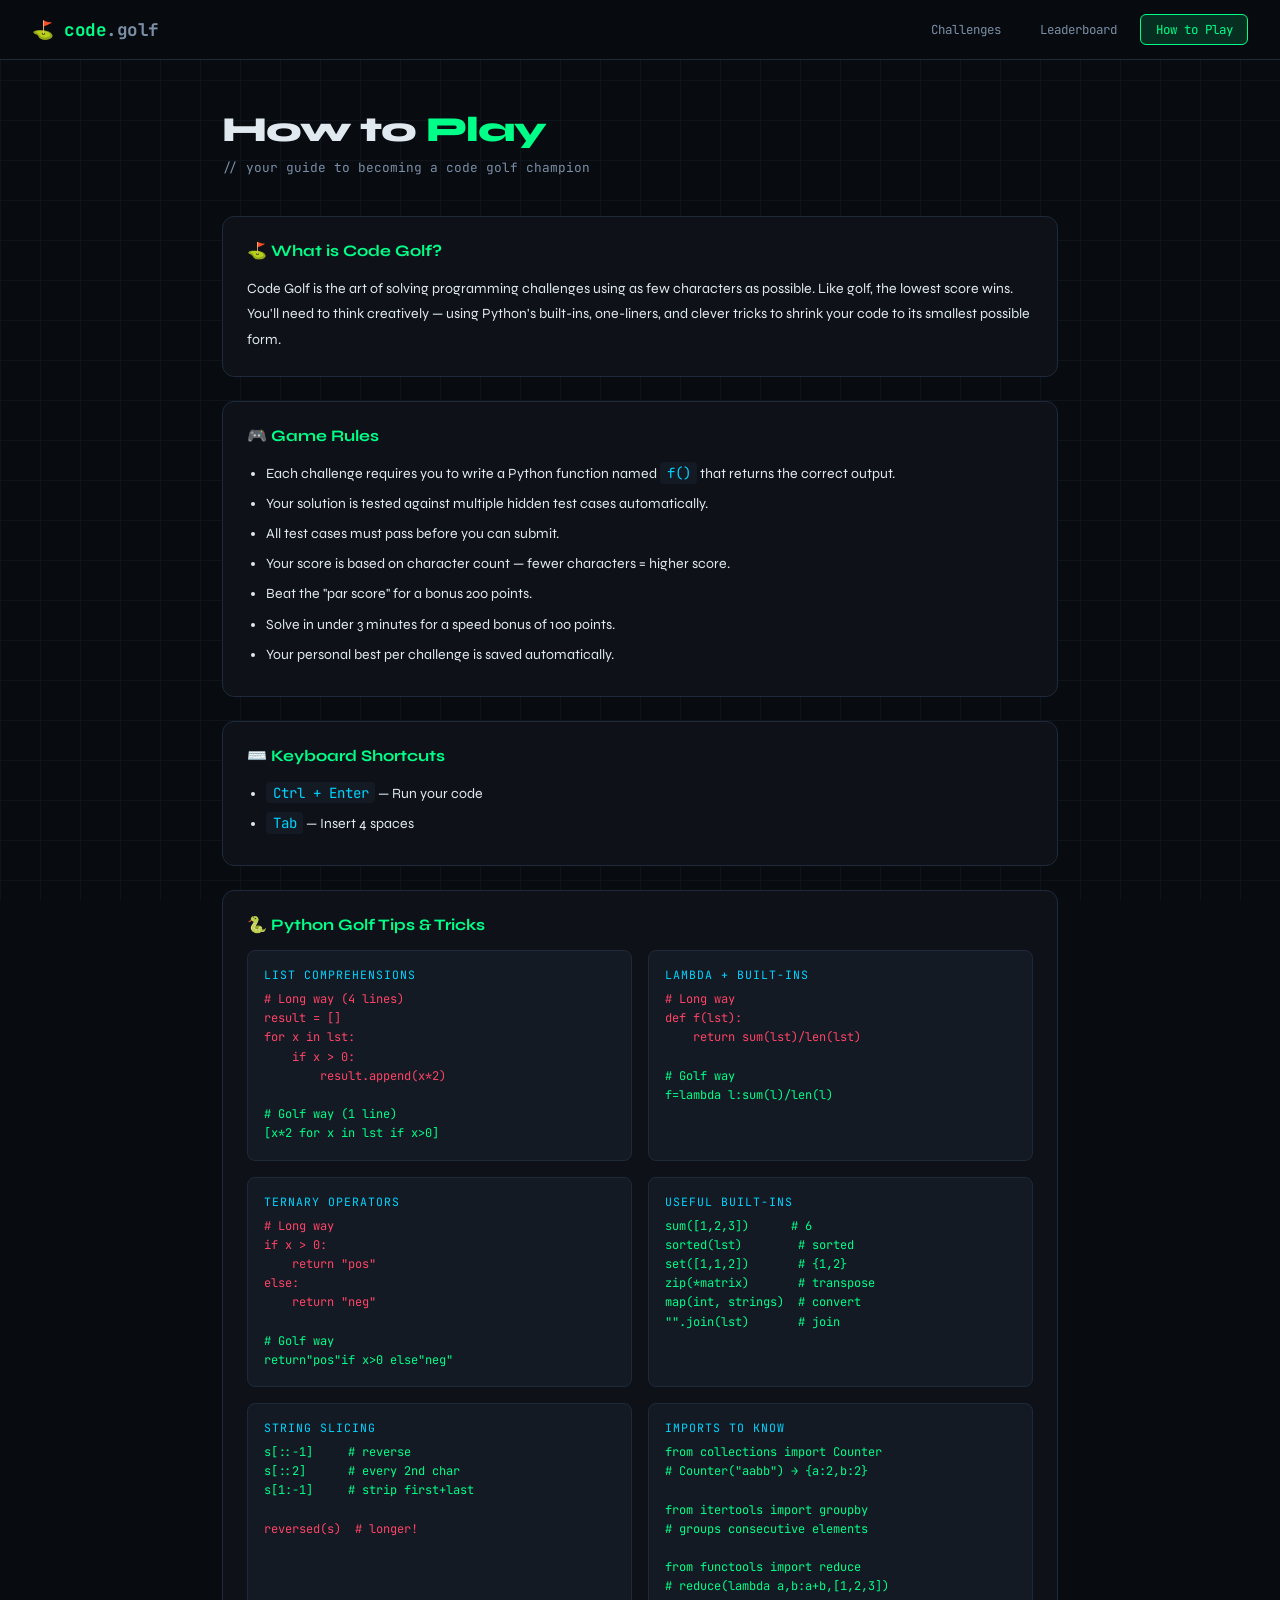
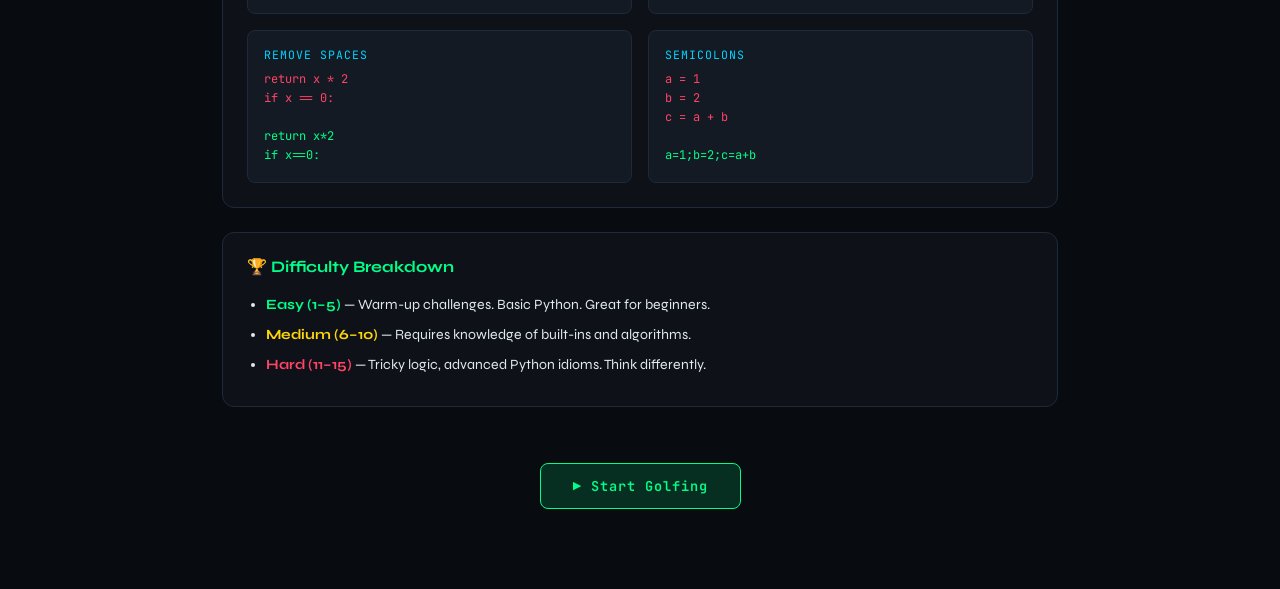
<file: how-to-play.html>
<!DOCTYPE html>
<html lang="en">
<head>
  <meta charset="UTF-8" />
  <meta name="viewport" content="width=device-width, initial-scale=1.0"/>
  <title>How to Play — Code Golf</title>
  <link rel="stylesheet" href="css/style.css"/>
</head>
<body>

<nav>
  <a href="index.html" class="nav-logo">⛳ code<span>.golf</span></a>
  <div class="nav-links">
    <a href="index.html">Challenges</a>
    <a href="leaderboard.html">Leaderboard</a>
    <a href="how-to-play.html" class="active">How to Play</a>
  </div>
</nav>

<div class="page-container">
  <h1 class="page-title">How to <span class="accent">Play</span></h1>
  <p class="page-subtitle">// your guide to becoming a code golf champion</p>

  <div class="how-section">
    <h3>⛳ What is Code Golf?</h3>
    <p>Code Golf is the art of solving programming challenges using as few characters as possible. Like golf, the lowest score wins. You'll need to think creatively — using Python's built-ins, one-liners, and clever tricks to shrink your code to its smallest possible form.</p>
  </div>

  <div class="how-section">
    <h3>🎮 Game Rules</h3>
    <ul>
      <li>Each challenge requires you to write a Python function named <code style="font-family:'JetBrains Mono',monospace;background:var(--bg3);padding:0.1rem 0.4rem;border-radius:4px;color:var(--cyan)">f()</code> that returns the correct output.</li>
      <li>Your solution is tested against multiple hidden test cases automatically.</li>
      <li>All test cases must pass before you can submit.</li>
      <li>Your score is based on character count — fewer characters = higher score.</li>
      <li>Beat the "par score" for a bonus 200 points.</li>
      <li>Solve in under 3 minutes for a speed bonus of 100 points.</li>
      <li>Your personal best per challenge is saved automatically.</li>
    </ul>
  </div>

  <div class="how-section">
    <h3>⌨️ Keyboard Shortcuts</h3>
    <ul>
      <li><code style="font-family:'JetBrains Mono',monospace;background:var(--bg3);padding:0.1rem 0.4rem;border-radius:4px;color:var(--cyan)">Ctrl + Enter</code> — Run your code</li>
      <li><code style="font-family:'JetBrains Mono',monospace;background:var(--bg3);padding:0.1rem 0.4rem;border-radius:4px;color:var(--cyan)">Tab</code> — Insert 4 spaces</li>
    </ul>
  </div>

  <div class="how-section">
    <h3>🐍 Python Golf Tips & Tricks</h3>
    <div class="tip-grid">
      <div class="tip-card">
        <div class="tip-title">List Comprehensions</div>
        <pre><span class="tip-bad"># Long way (4 lines)
result = []
for x in lst:
    if x > 0:
        result.append(x*2)</span>

<span class="tip-good"># Golf way (1 line)
[x*2 for x in lst if x>0]</span></pre>
      </div>
      <div class="tip-card">
        <div class="tip-title">Lambda + Built-ins</div>
        <pre><span class="tip-bad"># Long way
def f(lst):
    return sum(lst)/len(lst)</span>

<span class="tip-good"># Golf way
f=lambda l:sum(l)/len(l)</span></pre>
      </div>
      <div class="tip-card">
        <div class="tip-title">Ternary Operators</div>
        <pre><span class="tip-bad"># Long way
if x > 0:
    return "pos"
else:
    return "neg"</span>

<span class="tip-good"># Golf way
return"pos"if x>0 else"neg"</span></pre>
      </div>
      <div class="tip-card">
        <div class="tip-title">Useful Built-ins</div>
        <pre><span class="tip-good">sum([1,2,3])      # 6
sorted(lst)        # sorted
set([1,1,2])       # {1,2}
zip(*matrix)       # transpose
map(int, strings)  # convert
"".join(lst)       # join</span></pre>
      </div>
      <div class="tip-card">
        <div class="tip-title">String Slicing</div>
        <pre><span class="tip-good">s[::-1]     # reverse
s[::2]      # every 2nd char
s[1:-1]     # strip first+last</span>

<span class="tip-bad">reversed(s)  # longer!</span></pre>
      </div>
      <div class="tip-card">
        <div class="tip-title">Imports to Know</div>
        <pre><span class="tip-good">from collections import Counter
# Counter("aabb") → {a:2,b:2}

from itertools import groupby
# groups consecutive elements

from functools import reduce
# reduce(lambda a,b:a+b,[1,2,3])</span></pre>
      </div>
      <div class="tip-card">
        <div class="tip-title">Remove Spaces</div>
        <pre><span class="tip-bad">return x * 2
if x == 0:</span>

<span class="tip-good">return x*2
if x==0:</span></pre>
      </div>
      <div class="tip-card">
        <div class="tip-title">Semicolons</div>
        <pre><span class="tip-bad">a = 1
b = 2
c = a + b</span>

<span class="tip-good">a=1;b=2;c=a+b</span></pre>
      </div>
    </div>
  </div>

  <div class="how-section">
    <h3>🏆 Difficulty Breakdown</h3>
    <ul>
      <li><span style="color:var(--easy);font-weight:700">Easy (1–5)</span> — Warm-up challenges. Basic Python. Great for beginners.</li>
      <li><span style="color:var(--medium);font-weight:700">Medium (6–10)</span> — Requires knowledge of built-ins and algorithms.</li>
      <li><span style="color:var(--hard);font-weight:700">Hard (11–15)</span> — Tricky logic, advanced Python idioms. Think differently.</li>
    </ul>
  </div>

  <div style="text-align:center;padding:2rem 0">
    <a href="index.html" style="display:inline-block;font-family:'JetBrains Mono',monospace;font-size:0.85rem;padding:0.8rem 2rem;background:var(--green-glow);border:1px solid var(--green);color:var(--green);text-decoration:none;border-radius:8px;font-weight:600;letter-spacing:1px;transition:all 0.2s" onmouseover="this.style.background='var(--green)';this.style.color='#080b10'" onmouseout="this.style.background='var(--green-glow)';this.style.color='var(--green)'">
      ▶ Start Golfing
    </a>
  </div>
</div>

</body>
</html>
</file>
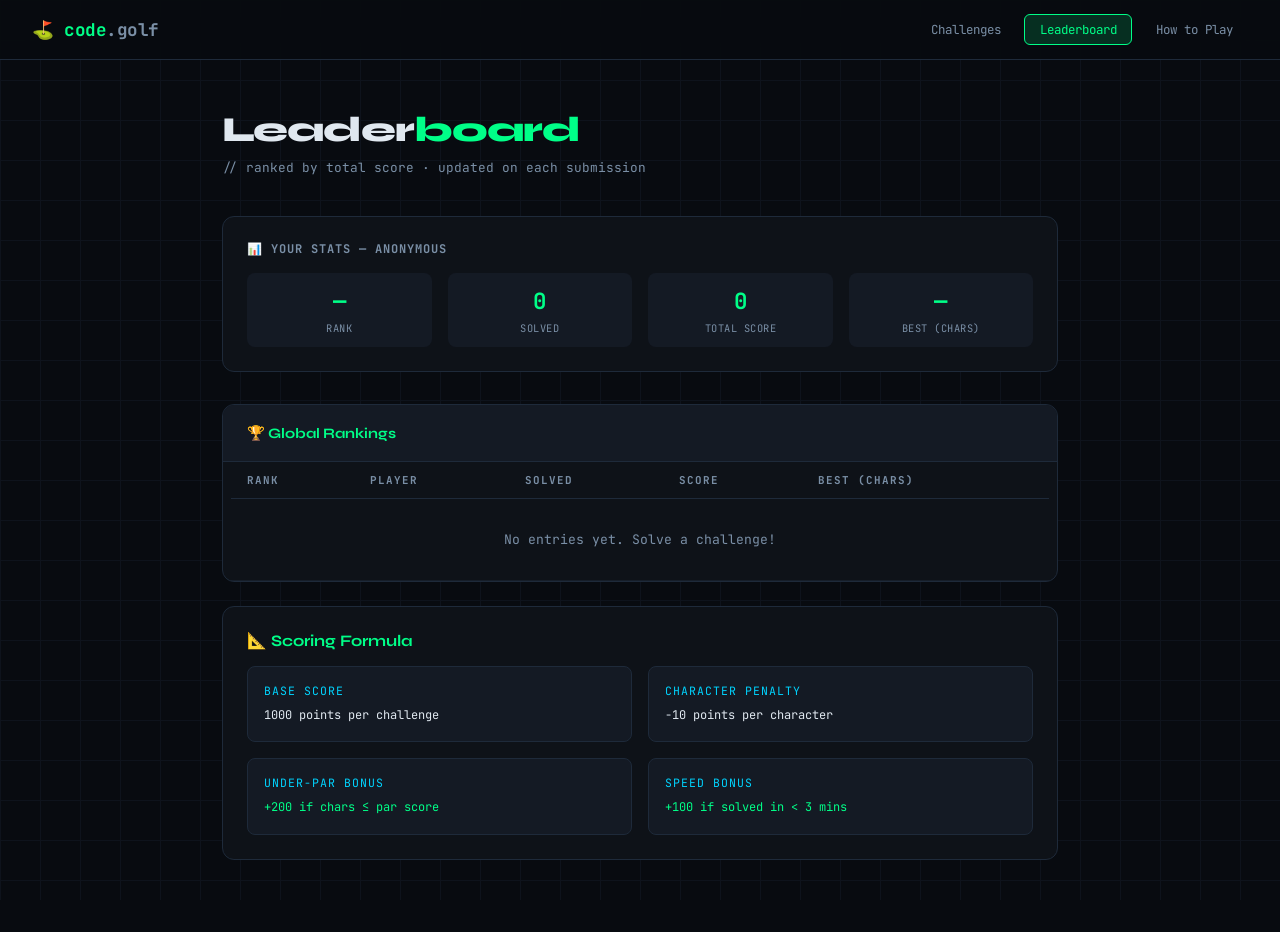
<file: leaderboard.html>
<!DOCTYPE html>
<html lang="en">
<head>
  <meta charset="UTF-8" />
  <meta name="viewport" content="width=device-width, initial-scale=1.0"/>
  <title>Leaderboard — Code Golf</title>
  <link rel="stylesheet" href="css/style.css"/>
</head>
<body>

<!-- NAV -->
<nav>
  <a href="index.html" class="nav-logo">⛳ code<span>.golf</span></a>
  <div class="nav-links">
    <a href="index.html">Challenges</a>
    <a href="leaderboard.html" class="active">Leaderboard</a>
    <a href="how-to-play.html">How to Play</a>
  </div>
</nav>

<div class="page-container">
  <h1 class="page-title">Leader<span class="accent">board</span></h1>
  <p class="page-subtitle">// ranked by total score · updated on each submission</p>

  <!-- Player Stats -->
  <div id="player-stats"></div>

  <!-- Global Leaderboard -->
  <div class="how-section" style="padding:0;overflow:hidden">
    <div style="padding:1.2rem 1.5rem;border-bottom:1px solid var(--border);background:var(--bg3)">
      <h3 style="font-size:0.9rem;font-weight:700;color:var(--green);margin:0">🏆 Global Rankings</h3>
    </div>
    <div style="padding:0 0.5rem">
      <table class="lb-table">
        <thead>
          <tr>
            <th>Rank</th>
            <th>Player</th>
            <th>Solved</th>
            <th>Score</th>
            <th>Best (chars)</th>
          </tr>
        </thead>
        <tbody id="lb-body"></tbody>
      </table>
    </div>
  </div>

  <!-- Score Guide -->
  <div class="how-section" style="margin-top:1.5rem">
    <h3>📐 Scoring Formula</h3>
    <div class="tip-grid">
      <div class="tip-card">
        <div class="tip-title">Base Score</div>
        <pre>1000 points per challenge</pre>
      </div>
      <div class="tip-card">
        <div class="tip-title">Character Penalty</div>
        <pre>-10 points per character</pre>
      </div>
      <div class="tip-card">
        <div class="tip-title">Under-Par Bonus</div>
        <pre class="tip-good">+200 if chars ≤ par score</pre>
      </div>
      <div class="tip-card">
        <div class="tip-title">Speed Bonus</div>
        <pre class="tip-good">+100 if solved in &lt; 3 mins</pre>
      </div>
    </div>
  </div>

</div>

<div class="toast" id="toast"></div>
<script src="js/challenges.js"></script>
<script src="js/game.js"></script>
<script>
  document.addEventListener('DOMContentLoaded', () => {
    renderLeaderboard();
    renderPlayerStats();
  });
</script>
</body>
</html>
</file>
<file: css/style.css>
@import url('https://fonts.googleapis.com/css2?family=JetBrains+Mono:wght@300;400;500;600;700;800&family=Syne:wght@400;600;700;800&display=swap');

:root {
  --bg: #080b10;
  --bg2: #0e1218;
  --bg3: #141a24;
  --border: #1e2a3a;
  --green: #00ff88;
  --green-dim: #00cc6a;
  --green-glow: rgba(0,255,136,0.15);
  --cyan: #00d4ff;
  --red: #ff4466;
  --yellow: #ffd60a;
  --text: #e0e8f0;
  --text-dim: #7a8fa6;
  --easy: #00ff88;
  --medium: #ffd60a;
  --hard: #ff4466;
}

* { margin: 0; padding: 0; box-sizing: border-box; }

html { scroll-behavior: smooth; }

body {
  background: var(--bg);
  color: var(--text);
  font-family: 'Syne', sans-serif;
  min-height: 100vh;
  overflow-x: hidden;
}

/* SCROLLBAR */
::-webkit-scrollbar { width: 6px; }
::-webkit-scrollbar-track { background: var(--bg2); }
::-webkit-scrollbar-thumb { background: var(--border); border-radius: 3px; }
::-webkit-scrollbar-thumb:hover { background: var(--green-dim); }

/* BACKGROUND GRID */
body::before {
  content: '';
  position: fixed;
  inset: 0;
  background-image:
    linear-gradient(var(--border) 1px, transparent 1px),
    linear-gradient(90deg, var(--border) 1px, transparent 1px);
  background-size: 40px 40px;
  opacity: 0.3;
  pointer-events: none;
  z-index: 0;
}

/* NAV */
nav {
  position: sticky;
  top: 0;
  z-index: 100;
  background: rgba(8,11,16,0.92);
  backdrop-filter: blur(20px);
  border-bottom: 1px solid var(--border);
  padding: 0 2rem;
  display: flex;
  align-items: center;
  justify-content: space-between;
  height: 60px;
}

.nav-logo {
  font-family: 'JetBrains Mono', monospace;
  font-size: 1.1rem;
  font-weight: 700;
  color: var(--green);
  text-decoration: none;
  letter-spacing: -0.5px;
}
.nav-logo span { color: var(--text-dim); }

.nav-links { display: flex; gap: 0.5rem; align-items: center; }

.nav-links a {
  font-family: 'JetBrains Mono', monospace;
  font-size: 0.78rem;
  color: var(--text-dim);
  text-decoration: none;
  padding: 0.4rem 0.9rem;
  border-radius: 6px;
  transition: all 0.2s;
  border: 1px solid transparent;
}
.nav-links a:hover, .nav-links a.active {
  color: var(--green);
  border-color: var(--green);
  background: var(--green-glow);
}

/* HERO */
.hero {
  position: relative;
  z-index: 1;
  text-align: center;
  padding: 5rem 2rem 3rem;
}

.hero-badge {
  display: inline-block;
  font-family: 'JetBrains Mono', monospace;
  font-size: 0.72rem;
  color: var(--green);
  border: 1px solid var(--green);
  background: var(--green-glow);
  padding: 0.3rem 1rem;
  border-radius: 20px;
  margin-bottom: 1.5rem;
  letter-spacing: 2px;
  text-transform: uppercase;
  animation: pulse-border 2s infinite;
}

@keyframes pulse-border {
  0%, 100% { box-shadow: 0 0 0 0 rgba(0,255,136,0.3); }
  50% { box-shadow: 0 0 0 8px rgba(0,255,136,0); }
}

.hero h1 {
  font-size: clamp(2.5rem, 6vw, 4.5rem);
  font-weight: 800;
  line-height: 1.05;
  letter-spacing: -2px;
  margin-bottom: 1rem;
}

.hero h1 .accent { color: var(--green); }

.hero p {
  font-family: 'JetBrains Mono', monospace;
  color: var(--text-dim);
  font-size: 0.95rem;
  max-width: 500px;
  margin: 0 auto 2rem;
  line-height: 1.7;
}

/* STATS BAR */
.stats-bar {
  position: relative;
  z-index: 1;
  display: flex;
  justify-content: center;
  gap: 2rem;
  flex-wrap: wrap;
  padding: 1rem 2rem 2rem;
}

.stat-item {
  text-align: center;
  font-family: 'JetBrains Mono', monospace;
}
.stat-item .num {
  font-size: 1.6rem;
  font-weight: 700;
  color: var(--green);
}
.stat-item .label {
  font-size: 0.7rem;
  color: var(--text-dim);
  text-transform: uppercase;
  letter-spacing: 1px;
}

/* PLAYER BAR */
.player-bar {
  position: relative;
  z-index: 1;
  display: flex;
  align-items: center;
  justify-content: center;
  gap: 1rem;
  padding: 0 2rem 2rem;
  flex-wrap: wrap;
}

.player-bar label {
  font-family: 'JetBrains Mono', monospace;
  font-size: 0.78rem;
  color: var(--text-dim);
}

.player-bar input {
  background: var(--bg2);
  border: 1px solid var(--border);
  color: var(--text);
  font-family: 'JetBrains Mono', monospace;
  font-size: 0.85rem;
  padding: 0.5rem 1rem;
  border-radius: 8px;
  outline: none;
  transition: border-color 0.2s;
  width: 200px;
}
.player-bar input:focus { border-color: var(--green); }
.player-bar input::placeholder { color: var(--text-dim); }

/* FILTERS */
.filters {
  position: relative;
  z-index: 1;
  display: flex;
  justify-content: center;
  gap: 0.5rem;
  padding: 0 2rem 2rem;
  flex-wrap: wrap;
}

.filter-btn {
  font-family: 'JetBrains Mono', monospace;
  font-size: 0.75rem;
  padding: 0.4rem 1.2rem;
  border-radius: 6px;
  border: 1px solid var(--border);
  background: transparent;
  color: var(--text-dim);
  cursor: pointer;
  transition: all 0.2s;
  text-transform: uppercase;
  letter-spacing: 1px;
}
.filter-btn:hover { border-color: var(--text-dim); color: var(--text); }
.filter-btn.active-all, .filter-btn[data-filter="All"].active { border-color: var(--cyan); color: var(--cyan); background: rgba(0,212,255,0.08); }
.filter-btn[data-filter="Easy"].active { border-color: var(--easy); color: var(--easy); background: rgba(0,255,136,0.08); }
.filter-btn[data-filter="Medium"].active { border-color: var(--medium); color: var(--medium); background: rgba(255,214,10,0.08); }
.filter-btn[data-filter="Hard"].active { border-color: var(--hard); color: var(--hard); background: rgba(255,68,102,0.08); }

/* CHALLENGES GRID */
.challenges-grid {
  position: relative;
  z-index: 1;
  display: grid;
  grid-template-columns: repeat(auto-fill, minmax(280px, 1fr));
  gap: 1rem;
  padding: 0 2rem 4rem;
  max-width: 1400px;
  margin: 0 auto;
}

.challenge-card {
  background: var(--bg2);
  border: 1px solid var(--border);
  border-radius: 12px;
  padding: 1.4rem;
  cursor: pointer;
  transition: all 0.25s;
  position: relative;
  overflow: hidden;
}

.challenge-card::before {
  content: '';
  position: absolute;
  top: 0; left: 0; right: 0;
  height: 2px;
  background: var(--green);
  transform: scaleX(0);
  transition: transform 0.3s;
}
.challenge-card:hover::before { transform: scaleX(1); }
.challenge-card:hover {
  border-color: var(--green);
  transform: translateY(-2px);
  box-shadow: 0 8px 30px rgba(0,255,136,0.1);
}

.challenge-card.solved { border-color: rgba(0,255,136,0.4); }
.challenge-card.solved::before { transform: scaleX(1); background: var(--green); }

.card-header {
  display: flex;
  justify-content: space-between;
  align-items: flex-start;
  margin-bottom: 0.8rem;
}

.card-num {
  font-family: 'JetBrains Mono', monospace;
  font-size: 0.7rem;
  color: var(--text-dim);
}

.difficulty-badge {
  font-family: 'JetBrains Mono', monospace;
  font-size: 0.65rem;
  padding: 0.2rem 0.6rem;
  border-radius: 4px;
  font-weight: 600;
  letter-spacing: 1px;
  text-transform: uppercase;
}
.badge-Easy { color: var(--easy); background: rgba(0,255,136,0.1); border: 1px solid rgba(0,255,136,0.3); }
.badge-Medium { color: var(--medium); background: rgba(255,214,10,0.1); border: 1px solid rgba(255,214,10,0.3); }
.badge-Hard { color: var(--hard); background: rgba(255,68,102,0.1); border: 1px solid rgba(255,68,102,0.3); }

.card-title {
  font-size: 1rem;
  font-weight: 700;
  margin-bottom: 0.8rem;
  letter-spacing: -0.3px;
}

.card-meta {
  display: flex;
  justify-content: space-between;
  font-family: 'JetBrains Mono', monospace;
  font-size: 0.7rem;
  color: var(--text-dim);
}

.card-best { color: var(--green); font-weight: 600; }
.card-solved-icon { color: var(--green); font-size: 0.9rem; }

/* MODAL OVERLAY */
.modal-overlay {
  position: fixed;
  inset: 0;
  background: rgba(8,11,16,0.92);
  backdrop-filter: blur(10px);
  z-index: 200;
  display: flex;
  align-items: flex-start;
  justify-content: center;
  padding: 1rem;
  overflow-y: auto;
  opacity: 0;
  pointer-events: none;
  transition: opacity 0.25s;
}
.modal-overlay.open { opacity: 1; pointer-events: all; }

.modal {
  background: var(--bg2);
  border: 1px solid var(--border);
  border-radius: 16px;
  width: 100%;
  max-width: 900px;
  margin: auto;
  overflow: hidden;
  transform: translateY(20px);
  transition: transform 0.25s;
}
.modal-overlay.open .modal { transform: translateY(0); }

.modal-header {
  display: flex;
  justify-content: space-between;
  align-items: center;
  padding: 1.2rem 1.5rem;
  border-bottom: 1px solid var(--border);
  background: var(--bg3);
}

.modal-title-area h2 {
  font-size: 1.15rem;
  font-weight: 700;
  letter-spacing: -0.3px;
}
.modal-title-area .modal-meta {
  font-family: 'JetBrains Mono', monospace;
  font-size: 0.7rem;
  color: var(--text-dim);
  margin-top: 0.2rem;
}

.modal-close {
  background: transparent;
  border: 1px solid var(--border);
  color: var(--text-dim);
  width: 32px;
  height: 32px;
  border-radius: 8px;
  cursor: pointer;
  font-size: 1rem;
  display: flex;
  align-items: center;
  justify-content: center;
  transition: all 0.2s;
}
.modal-close:hover { border-color: var(--red); color: var(--red); }

.modal-body {
  display: grid;
  grid-template-columns: 1fr 1fr;
  gap: 0;
}

@media (max-width: 700px) {
  .modal-body { grid-template-columns: 1fr; }
}

.modal-left, .modal-right {
  padding: 1.5rem;
}
.modal-left { border-right: 1px solid var(--border); }

.section-label {
  font-family: 'JetBrains Mono', monospace;
  font-size: 0.65rem;
  color: var(--text-dim);
  text-transform: uppercase;
  letter-spacing: 2px;
  margin-bottom: 0.6rem;
}

.challenge-desc {
  font-size: 0.88rem;
  line-height: 1.7;
  color: var(--text);
  margin-bottom: 1.2rem;
}
.challenge-desc code {
  font-family: 'JetBrains Mono', monospace;
  background: var(--bg3);
  border: 1px solid var(--border);
  padding: 0.1rem 0.4rem;
  border-radius: 4px;
  font-size: 0.82rem;
  color: var(--cyan);
}

.example-box {
  background: var(--bg3);
  border: 1px solid var(--border);
  border-radius: 8px;
  padding: 0.8rem 1rem;
  font-family: 'JetBrains Mono', monospace;
  font-size: 0.78rem;
  margin-bottom: 1.2rem;
}
.example-box .ex-label { color: var(--text-dim); font-size: 0.68rem; margin-bottom: 0.3rem; }
.example-box .ex-val { color: var(--cyan); }

/* EDITOR AREA */
.editor-wrapper {
  border: 1px solid var(--border);
  border-radius: 8px;
  overflow: hidden;
  margin-bottom: 0.8rem;
}

.editor-toolbar {
  background: var(--bg3);
  border-bottom: 1px solid var(--border);
  padding: 0.4rem 0.8rem;
  display: flex;
  align-items: center;
  justify-content: space-between;
}

.editor-lang {
  font-family: 'JetBrains Mono', monospace;
  font-size: 0.65rem;
  color: var(--text-dim);
  text-transform: uppercase;
  letter-spacing: 1px;
}

.char-counter {
  font-family: 'JetBrains Mono', monospace;
  font-size: 0.75rem;
  font-weight: 700;
  transition: color 0.3s;
}
.char-counter.under-par { color: var(--green); }
.char-counter.over-par { color: var(--yellow); }

.CodeMirror {
  font-family: 'JetBrains Mono', monospace !important;
  font-size: 0.82rem !important;
  line-height: 1.6 !important;
  background: var(--bg) !important;
  color: #abb2bf !important;
  height: 220px !important;
}

.CodeMirror-scroll { padding: 0.5rem 0; }
.CodeMirror-cursor { border-color: var(--green) !important; }
.CodeMirror-selected { background: rgba(0,255,136,0.12) !important; }

/* Syntax colors */
.cm-keyword { color: #c678dd !important; }
.cm-def { color: #61afef !important; }
.cm-string { color: #98c379 !important; }
.cm-number { color: #d19a66 !important; }
.cm-comment { color: #5c6370 !important; font-style: italic !important; }
.cm-builtin { color: var(--cyan) !important; }
.cm-operator { color: #56b6c2 !important; }

/* BUTTONS */
.btn-row {
  display: flex;
  gap: 0.5rem;
  margin-bottom: 1rem;
  flex-wrap: wrap;
}

.btn {
  font-family: 'JetBrains Mono', monospace;
  font-size: 0.78rem;
  font-weight: 600;
  padding: 0.5rem 1.2rem;
  border-radius: 7px;
  border: 1px solid;
  cursor: pointer;
  transition: all 0.2s;
  text-transform: uppercase;
  letter-spacing: 0.5px;
  display: flex;
  align-items: center;
  gap: 0.4rem;
}

.btn-run {
  background: var(--green-glow);
  border-color: var(--green);
  color: var(--green);
}
.btn-run:hover { background: var(--green); color: var(--bg); }
.btn-run:disabled { opacity: 0.4; cursor: not-allowed; }

.btn-submit {
  background: rgba(0,212,255,0.1);
  border-color: var(--cyan);
  color: var(--cyan);
}
.btn-submit:hover { background: var(--cyan); color: var(--bg); }
.btn-submit:disabled { opacity: 0.3; cursor: not-allowed; }

.btn-reset {
  background: transparent;
  border-color: var(--border);
  color: var(--text-dim);
}
.btn-reset:hover { border-color: var(--text-dim); color: var(--text); }

.btn-hint {
  background: rgba(255,214,10,0.08);
  border-color: rgba(255,214,10,0.4);
  color: var(--yellow);
  font-size: 0.72rem;
}
.btn-hint:hover { background: rgba(255,214,10,0.15); }

/* TEST RESULTS */
.test-results { display: flex; flex-direction: column; gap: 0.4rem; }

.test-case {
  background: var(--bg3);
  border: 1px solid var(--border);
  border-radius: 7px;
  padding: 0.6rem 0.8rem;
  font-family: 'JetBrains Mono', monospace;
  font-size: 0.72rem;
  display: flex;
  align-items: flex-start;
  gap: 0.6rem;
}
.test-case.pass { border-color: rgba(0,255,136,0.4); background: rgba(0,255,136,0.04); }
.test-case.fail { border-color: rgba(255,68,102,0.4); background: rgba(255,68,102,0.04); }

.test-icon { font-size: 0.85rem; flex-shrink: 0; margin-top: 0.05rem; }
.test-info { flex: 1; }
.test-input { color: var(--text-dim); }
.test-expected { color: var(--text-dim); }
.test-got { color: var(--red); }
.test-pass-text { color: var(--green); }

/* SCORE PANEL */
.score-panel {
  background: var(--bg3);
  border: 1px solid var(--border);
  border-radius: 8px;
  padding: 1rem;
  margin-top: 1rem;
  font-family: 'JetBrains Mono', monospace;
  display: none;
}
.score-panel.visible { display: block; }

.score-row {
  display: flex;
  justify-content: space-between;
  font-size: 0.75rem;
  padding: 0.25rem 0;
  border-bottom: 1px solid var(--border);
}
.score-row:last-child { border-bottom: none; font-weight: 700; font-size: 0.85rem; }
.score-row span:last-child { color: var(--green); }
.score-row .deduct { color: var(--red); }
.score-row .bonus { color: var(--cyan); }

/* TIMER */
.timer-display {
  font-family: 'JetBrains Mono', monospace;
  font-size: 0.8rem;
  color: var(--text-dim);
  text-align: right;
  margin-bottom: 0.5rem;
}
.timer-display.warning { color: var(--yellow); }

/* PYODIDE LOADER */
.pyodide-loader {
  position: fixed;
  bottom: 1.5rem;
  right: 1.5rem;
  background: var(--bg2);
  border: 1px solid var(--border);
  border-radius: 10px;
  padding: 0.8rem 1.2rem;
  font-family: 'JetBrains Mono', monospace;
  font-size: 0.75rem;
  display: flex;
  align-items: center;
  gap: 0.8rem;
  z-index: 300;
  transition: opacity 0.3s;
}
.pyodide-loader.hidden { opacity: 0; pointer-events: none; }

.loader-dot {
  width: 8px; height: 8px;
  border-radius: 50%;
  background: var(--green);
  animation: blink 1s infinite;
}
@keyframes blink {
  0%, 100% { opacity: 1; }
  50% { opacity: 0.2; }
}
.loader-dot.ready { background: var(--green); animation: none; }

/* CONFETTI */
.confetti-piece {
  position: fixed;
  width: 8px;
  height: 8px;
  border-radius: 2px;
  animation: confetti-fall 2.5s forwards;
  z-index: 500;
  pointer-events: none;
}
@keyframes confetti-fall {
  0% { transform: translateY(-20px) rotate(0deg); opacity: 1; }
  100% { transform: translateY(110vh) rotate(720deg); opacity: 0; }
}

/* LEADERBOARD PAGE */
.page-container {
  position: relative;
  z-index: 1;
  max-width: 900px;
  margin: 0 auto;
  padding: 3rem 2rem;
}

.page-title {
  font-size: 2.2rem;
  font-weight: 800;
  letter-spacing: -1px;
  margin-bottom: 0.5rem;
}
.page-title .accent { color: var(--green); }
.page-subtitle {
  font-family: 'JetBrains Mono', monospace;
  font-size: 0.8rem;
  color: var(--text-dim);
  margin-bottom: 2.5rem;
}

.lb-table {
  width: 100%;
  border-collapse: collapse;
  font-family: 'JetBrains Mono', monospace;
  font-size: 0.82rem;
}
.lb-table th {
  text-align: left;
  padding: 0.7rem 1rem;
  border-bottom: 1px solid var(--border);
  color: var(--text-dim);
  font-size: 0.68rem;
  text-transform: uppercase;
  letter-spacing: 1px;
}
.lb-table td {
  padding: 0.8rem 1rem;
  border-bottom: 1px solid rgba(30,42,58,0.5);
}
.lb-table tr:hover td { background: rgba(0,255,136,0.03); }

.rank-1 { color: #ffd700; }
.rank-2 { color: #c0c0c0; }
.rank-3 { color: #cd7f32; }

.lb-score { color: var(--green); font-weight: 700; }
.lb-chars { color: var(--cyan); }

.player-card {
  background: var(--bg2);
  border: 1px solid var(--border);
  border-radius: 12px;
  padding: 1.5rem;
  margin-bottom: 2rem;
}

.player-card h3 {
  font-size: 0.75rem;
  font-family: 'JetBrains Mono', monospace;
  color: var(--text-dim);
  text-transform: uppercase;
  letter-spacing: 1px;
  margin-bottom: 1rem;
}

.player-stats-grid {
  display: grid;
  grid-template-columns: repeat(4, 1fr);
  gap: 1rem;
}
@media (max-width: 600px) {
  .player-stats-grid { grid-template-columns: repeat(2, 1fr); }
}

.pstat {
  text-align: center;
  background: var(--bg3);
  border-radius: 8px;
  padding: 0.8rem;
}
.pstat .pval {
  font-family: 'JetBrains Mono', monospace;
  font-size: 1.4rem;
  font-weight: 700;
  color: var(--green);
}
.pstat .plabel {
  font-family: 'JetBrains Mono', monospace;
  font-size: 0.65rem;
  color: var(--text-dim);
  margin-top: 0.3rem;
  text-transform: uppercase;
  letter-spacing: 0.5px;
}

/* HOW TO PLAY */
.how-section {
  background: var(--bg2);
  border: 1px solid var(--border);
  border-radius: 12px;
  padding: 1.5rem;
  margin-bottom: 1.5rem;
}

.how-section h3 {
  font-size: 1rem;
  font-weight: 700;
  color: var(--green);
  margin-bottom: 1rem;
  display: flex;
  align-items: center;
  gap: 0.5rem;
}

.how-section p, .how-section li {
  font-size: 0.88rem;
  line-height: 1.8;
  color: var(--text);
}

.how-section ul { padding-left: 1.2rem; }
.how-section li { margin-bottom: 0.3rem; }

.tip-grid {
  display: grid;
  grid-template-columns: 1fr 1fr;
  gap: 1rem;
}
@media (max-width: 600px) { .tip-grid { grid-template-columns: 1fr; } }

.tip-card {
  background: var(--bg3);
  border: 1px solid var(--border);
  border-radius: 8px;
  padding: 1rem;
}
.tip-card .tip-title {
  font-family: 'JetBrains Mono', monospace;
  font-size: 0.72rem;
  color: var(--cyan);
  text-transform: uppercase;
  letter-spacing: 1px;
  margin-bottom: 0.5rem;
}
.tip-card pre {
  font-family: 'JetBrains Mono', monospace;
  font-size: 0.75rem;
  line-height: 1.6;
  white-space: pre-wrap;
}
.tip-good { color: var(--green); }
.tip-bad { color: var(--red); }

/* EMPTY STATE */
.empty-state {
  grid-column: 1/-1;
  text-align: center;
  padding: 4rem 2rem;
  font-family: 'JetBrains Mono', monospace;
  color: var(--text-dim);
}

/* TOAST */
.toast {
  position: fixed;
  bottom: 2rem;
  left: 50%;
  transform: translateX(-50%) translateY(100px);
  background: var(--bg2);
  border: 1px solid var(--border);
  border-radius: 10px;
  padding: 0.8rem 1.5rem;
  font-family: 'JetBrains Mono', monospace;
  font-size: 0.8rem;
  z-index: 400;
  transition: transform 0.3s;
  white-space: nowrap;
}
.toast.show { transform: translateX(-50%) translateY(0); }
.toast.success { border-color: var(--green); color: var(--green); }
.toast.info { border-color: var(--cyan); color: var(--cyan); }
.toast.hint { border-color: var(--yellow); color: var(--yellow); }
</file>
